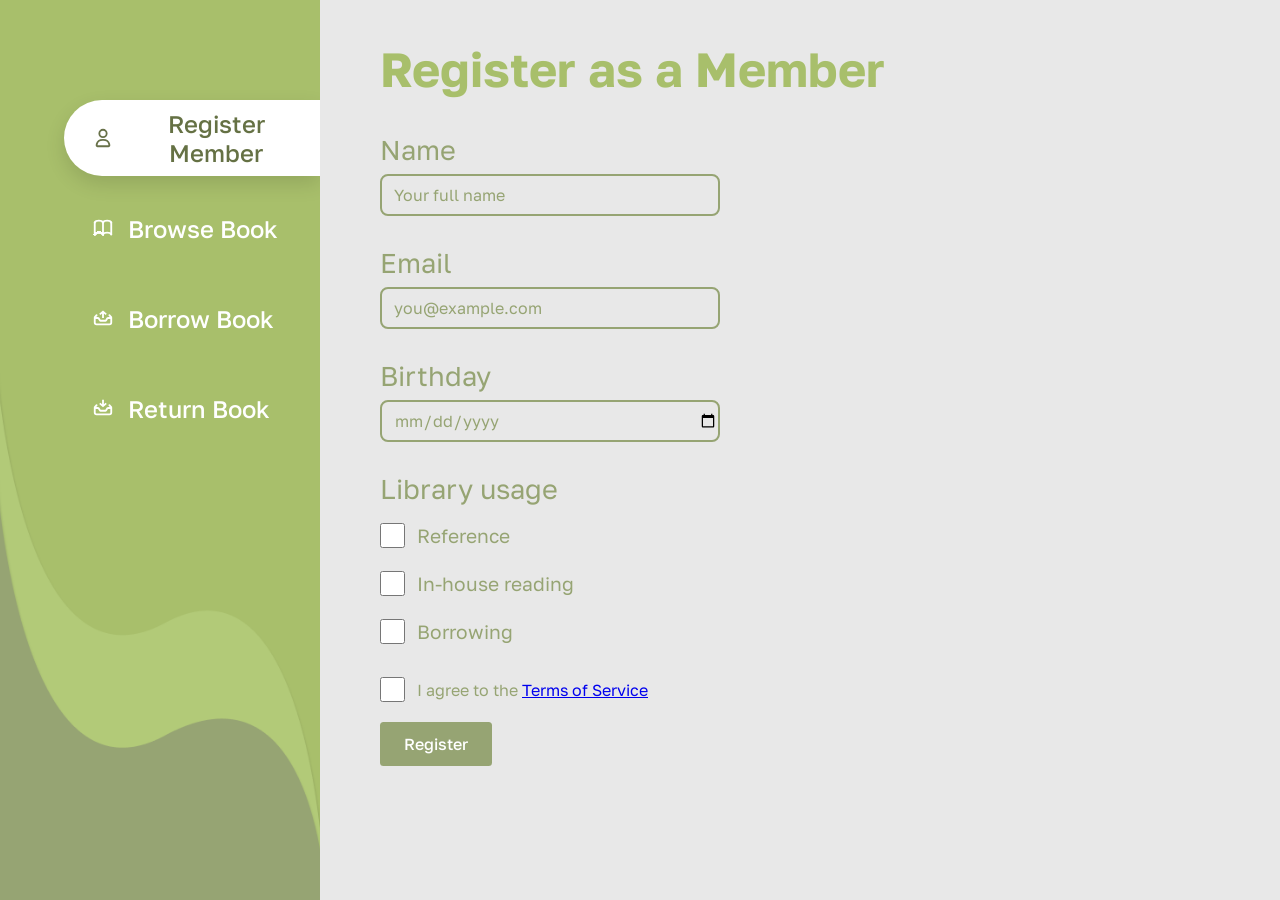
<file: index.html>
<!DOCTYPE html>
<html lang="en">
<head>
    <meta charset="UTF-8">
    <meta name="viewport" content="width=device-width, initial-scale=1.0">
    <title>Library System</title>

    <link rel="preconnect" href="https://fonts.googleapis.com">
    <link rel="preconnect" href="https://fonts.gstatic.com" crossorigin>
    <link href="https://fonts.googleapis.com/css2?family=Golos+Text:wght@400;500;600;700&display=swap" rel="stylesheet">

    <link rel="stylesheet" href="main.css">
    
</head>
<body>
    <div id="drawer">
    <img src="images/Left-panel (2).png" alt="Left Panel" class="sidebar-image">

    <div id="tab-highlight"></div>

    <button class="button_tab active-tab" onclick="show_section('register')" id="tab-register">
    <img src="images\Icons\Register-member-icon.svg" class="tab-icon">
    <span>Register Member</span>
</button>

<button class="button_tab" onclick="show_section('browse')" id="tab-browse">
    <img src="images\Icons\Browse-book-icon.svg" class="tab-icon">
    <span>Browse Book</span>
</button>

<button class="button_tab" onclick="show_section('borrow')" id="tab-borrow">
    <img src="images\Icons\Borrow-book-icon.svg" class="tab-icon">
    <span>Borrow Book</span>
</button>

<button class="button_tab" onclick="show_section('return')" id="tab-return">
    <img src="images\Icons\Return-book-icon.svg" class="tab-icon">
    <span>Return Book</span>
</button>
    </div>

    <div id="tos-modal" class="modal">
        <div class="modal-content">
            <span class="close-btn" onclick="closeTOS()">&times;</span>

            <h2>Terms of Service</h2>
            <br>
            <p>By using this library system, you agree to:</p>
            <br>
            <ul>
                <li>Return books before the due date.</li>
                <li>Provide accurate registration information.</li>
                <li>Not misuse library resources.</li>
            </ul>
        </div>
    </div>

    <div id="register" class="section">
        <h1 class="h1">Register as a Member</h1>
        <div class="field">
            <label>Name</label>
            <input class="input" type="text" id="r-name" placeholder="Your full name">
            <div class="err" id="e-name"></div>
        </div>
        <div class="field">
            <label>Email</label>
            <input class="input" type="email" id="r-email" placeholder="you@example.com">
            <div class="err" id="e-email"></div>
        </div>
        <div class="field">
            <label>Birthday</label>
            <input class="input" type="date" id="r-bday">
            <div class="err" id="e-bday"></div>
        </div>
        <div class="field">
            <label>Library usage</label>
            <div class="checkbox-group">
                <label><input class="input" type="checkbox" value="Reference"> Reference</label>
                <label><input class="input" type="checkbox" value="In-house reading"> In-house reading</label>
                <label><input class="input" type="checkbox" value="Borrowing"> Borrowing</label>
            </div>
        </div>
        <div class="tos-row">
            <input class="input" type="checkbox" id="r-tos">

            <label for="r-tos">
                I agree to the
                <a href="#" onclick="openTOS(); return false;">
                    Terms of Service
                </a>
            </label>
        </div>
        <div class="err" id="e-tos"></div>
        <button class="button" onclick="register()">Register</button>
        <div class="ok" id="r-ok"></div>
    </div>

    <div id="browse" class="section">
        <h1 class="h1">Browse Books</h1>
        <table>
            <thead>
                <tr>
                    <th>ID</th>
                    <th>Title</th>
                    <th>Author</th>
                    <th>Genre</th>
                    <th>Year</th>
                    <th>Status</th>
                    <th>Borrower</th>
                </tr>
            </thead>
            <tbody id="book-rows"></tbody>
        </table>
    </div>

    <div id="borrow" class="section">
        <h1 class="h1">Borrow a Book</h1>
        <div class="field">
            <label>Member ID</label>
            <input class="input" type="text" id="b-mid" placeholder="Your member ID">
            <div class="err" id="e-bmid"></div>
        </div>
        <div class="field">
            <label>Book ID</label>
            <input class="input" type="text" id="b-bid" placeholder="Book ID">
            <div class="err" id="e-bbid"></div>
        </div>
        <div class="field">
            <label>Expected return date</label>
            <input class="input" type="date" id="b-ret">
            <div class="err" id="e-bret"></div>
        </div>
        <button class="button" onclick="borrowBook()">Borrow Now</button>
        <div class="ok" id="b-ok"></div>
    </div>

    <div id="overdue-modal" class="modal">
        <div class="modal-content">
            <span class="close-btn" onclick="closeOverdueModal()">&times;</span>

            <h2>Warning! Mengembalikan buku overdue</h2>
            <br>
            <p>Menurut ketentuan Terms of Service; Harap membayar denda kepada pustakawan,</p>
            <p>atau staff perpustakaan.</p>
        </div>
    </div>

    <div id="return" class="section">
        <h1 class="h1">Return a Book</h1>
        <div class="field">
            <label>Book ID</label>
            <input class="input" type="text" id="ret-bid" placeholder="Book ID">
            <div class="err" id="e-ret"></div>
        </div>
        <button class="button" onclick="returnBook()">Confirm Return</button>
        <div class="ok" id="ret-ok"></div>
    </div>

    <script src="main.js"></script>

  

</body>
</html>
</file>
<file: main.css>
*{
    margin: 0;
    padding: 0;
    box-sizing: border-box;
    font-family: 'Golos Text', sans-serif;
}

html,
body{
    width: 100%;
    min-height: 100%;
}

body {
    display: flex;
    flex-direction: row;
    background-color: #E8E8E8;
}

#drawer {
    width: 320px;
    max-width: 25vw;
    min-width: 250px;

    height: 100vh;
    position: relative;
    overflow: hidden;
    flex-shrink: 0;
}

.sidebar-image {
    position: absolute;
    inset: 0;

    width: 100%;
    height: 100%;

    object-fit: cover;
}

#tab-selector{
    position:absolute;

    left:30%;
    top:10%;

    width:70%;
    height:auto;

    object-fit:contain;

    transition:top 0.35s ease;

    z-index:1;
}

.button_tab{
    position:absolute;

    left:30%;
    width:70%;
    height:76px;

    border:none;
    background:transparent;

    cursor:pointer;

    color:white;

    font-size:24px;
    font-weight:500;

    display:flex;
    align-items:center;
    justify-content:flex-start;

    gap:14px;

    padding-left:28px;

    z-index:2;

    transition:color 0.35s ease;
}

.active-tab{
    color:#657144;
}

.tab-icon{
    width:22px;
    height:22px;

    filter: brightness(0) invert(1);

    transition:filter 0.35s ease;
}

.active-tab{
    color:#657144;
}

.active-tab .tab-icon{
    filter:
        brightness(0)
        saturate(100%)
        invert(42%)
        sepia(18%)
        saturate(712%)
        hue-rotate(33deg)
        brightness(95%)
        contrast(88%);
}

#tab-register { top: 100px; }
#tab-browse   { top: 190px; }
#tab-borrow   { top: 280px; }
#tab-return   { top: 370px; }

.section {
    display: none;

    flex: 1;
    min-width: 0;

    padding: 40px 60px;

    overflow-x: auto;
}

.h1 {
    color: #A8BF6B;
    font-size: 3rem;
    margin-bottom: 35px;
}

.field {
    display: flex;
    flex-direction: column;
    margin-bottom: 25px;
}

.field label {
    color: #96A473;
    font-size: 1.7rem;
    margin-bottom: 8px;
}

.input:not([type="checkbox"]) {
    width: 340px;
    height: 42px;

    border: 2px solid #96A473;
    border-radius: 8px;

    background: transparent;

    color: #96A473;
    font-size: 1rem;

    padding-left: 12px;
}

.input::placeholder {
    color: #96A473;
}

.input[type="checkbox"] {
    width: 25px;
    height: 25px;
    accent-color: #96A473;
}

.checkbox-group {
    display: flex;
    flex-direction: column;
    gap: 15px;
    margin-top: 10px;
}

.checkbox-group label {
    display: flex;
    align-items: center;
    gap: 12px;

    color: #96A473;
    font-size: 1.2rem;
}

.tos-row {
    display: flex;
    align-items: center;
    gap: 12px;
    margin-top: 15px;
}

.tos-row label {
    color: #96A473;
}

.button{
    background-color: #96A473;
    color: white;

    border: none;
    border-radius: 3.5px;

    padding: 12px 24px;

    cursor: pointer;

    font-size: 1rem;
    font-weight: 500;

    margin-top: 15px;
}

.button_tab {
    position: absolute;

    left: 20%;
    width: 75%;
    height: 76px;

    border: none;
    background: transparent;

    cursor: pointer;

    color: white;

    font-size: 24px;
    font-weight: 500;

    display: flex;
    align-items: center;

    gap: 14px;

    padding-left: 28px;

    z-index: 2;

    transition: all .3s ease;
}

.button_tab.active-tab {
    color: #657144;
}

#tab-highlight {
    position: absolute;

    left: 20%;
    right: 0;
    width: auto;
    height: 76px;

    background: white;
    border-top-left-radius: 50px;
    border-bottom-left-radius: 50px;

    z-index: 1;

    box-shadow: 0 8px 20px rgba(0,0,0,.12);

    transition:
        top 0.35s ease-out,
        transform 0.35s ease-out;
}

.button_tab {
    z-index: 2;

    transition:
        color 0.3s ease,
        transform 0.2s ease;
}

table {
    width: 100%;
    border-collapse: collapse;
}

.status-badge {
    display: inline-block;

    padding: 6px 12px;

    border-radius: 999px;

    font-size: 0.9rem;
    font-weight: 600;

    color: white;
}

.status-available {
    background: rgba(76,175,80,.15);
    color: #2E7D32;
}

.status-borrowed {
    background: rgba(244,180,0,.15);
    color: #B28704;
}

.status-overdue {
    background: rgba(229,57,53,.15);
    color: #C62828;
}

th,
td {
    padding: 8px;
    border: 0;
    text-align: left;
}

th {
    background-color: #96A473;
    color: white;
}

td {
    color: #96A473;
}

.err {
    color: rgb(220, 81, 81);
    margin-top: 5px;
}

.ok {
    color: green;
    margin-top: 15px;
}

.modal {
    display: none;

    position: fixed;
    top: 0;
    left: 0;

    width: 100%;
    height: 100%;

    background: rgba(0,0,0,0.5);

    justify-content: center;
    align-items: center;

    z-index: 1000;
}

.modal-content {
    background: white;
    color: #657144;

    width: 500px;
    max-width: 90%;

    padding: 50px;
    border-radius: 10px;

    position: relative;
}

.close-btn {
    position: absolute;

    top: 10px;
    right: 15px;

    font-size: 24px;
    cursor: pointer;
}
</file>
